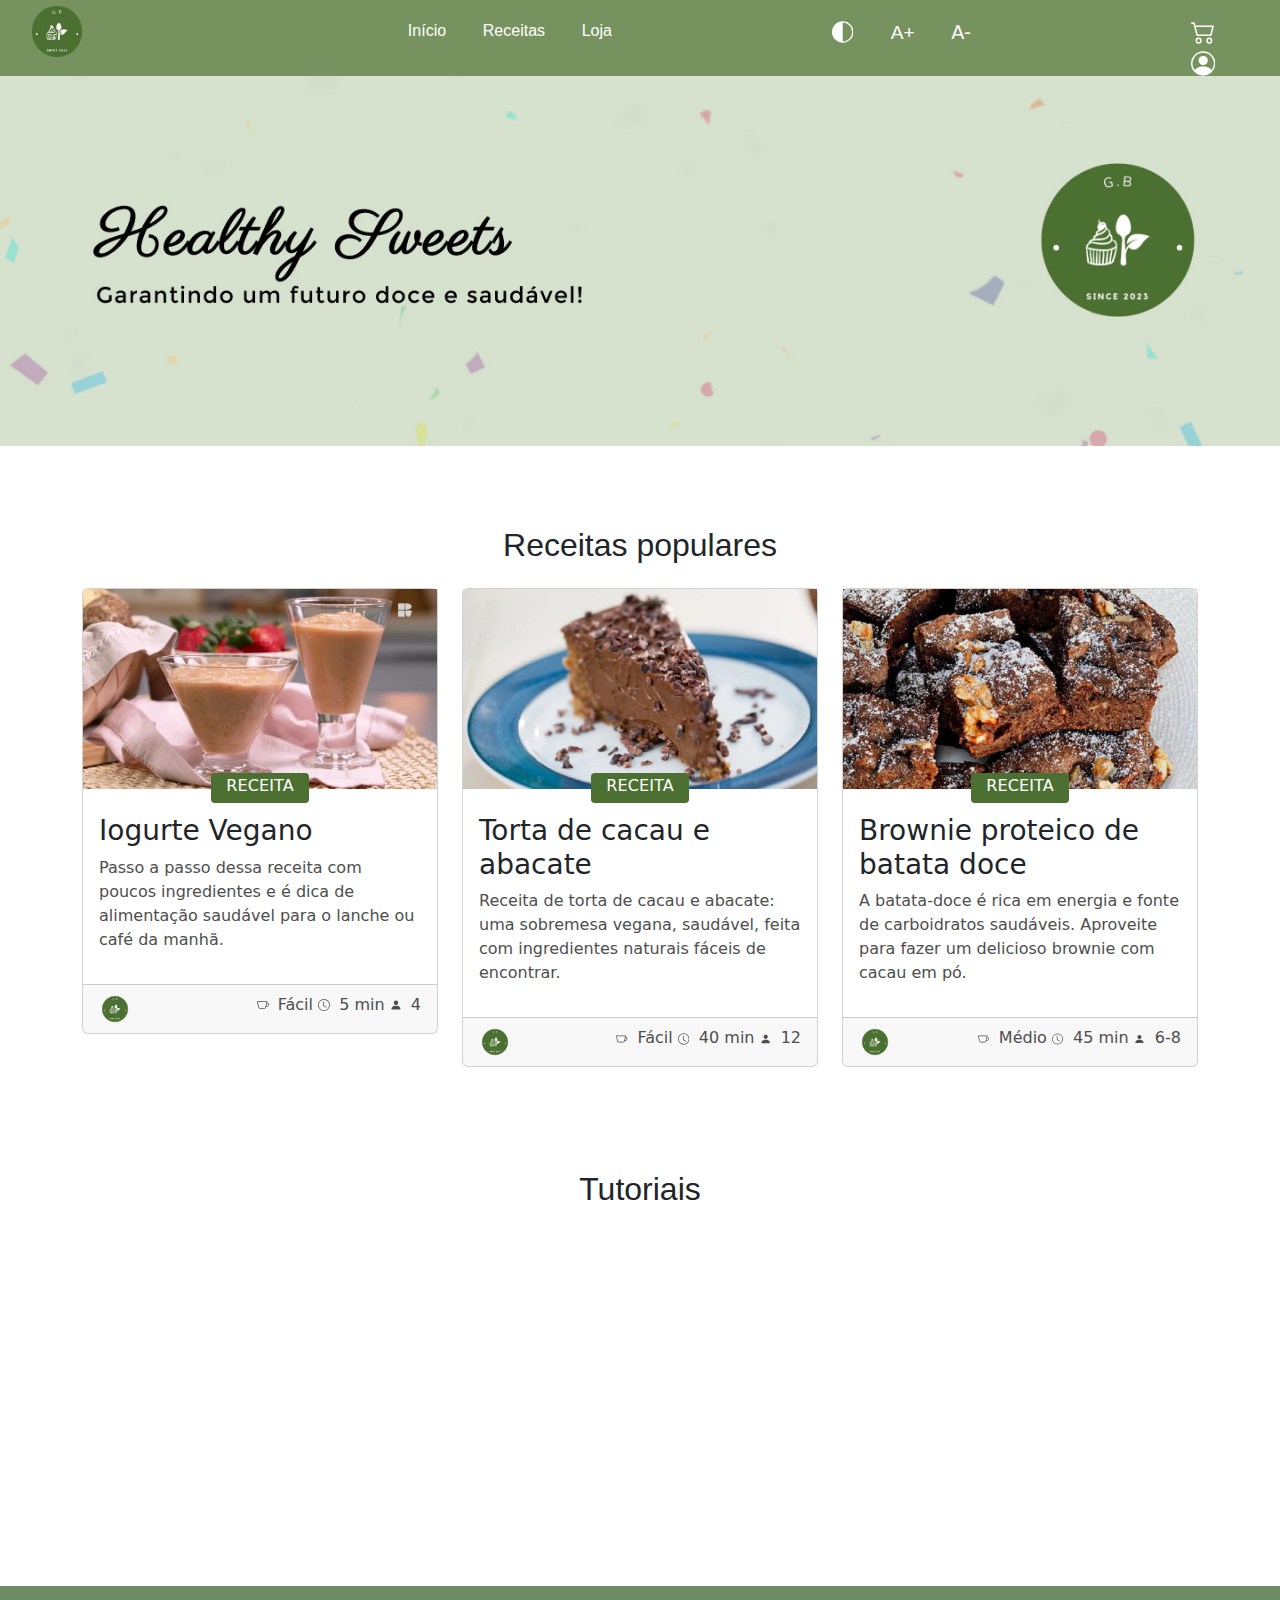
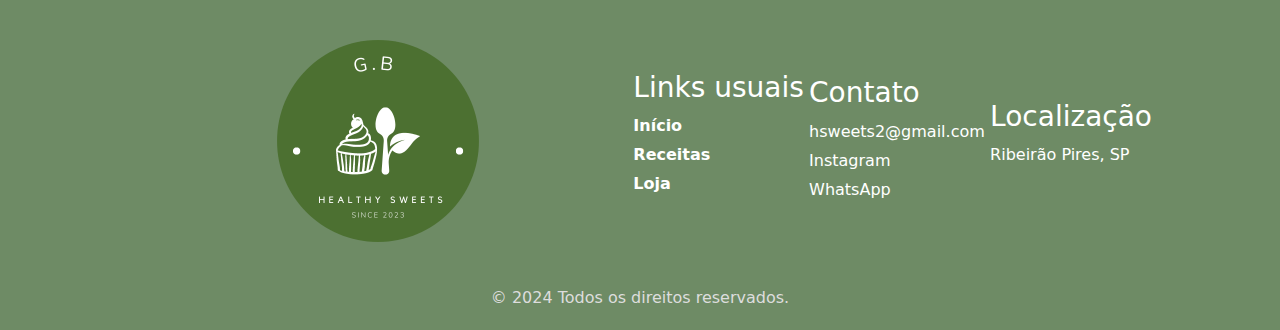
<file: index.html>
<!DOCTYPE html>
<html lang="pt-BR">
<head>
    <meta charset="UTF-8">
    <meta http-equiv="X-UA-Compatible" content="IE=edge">
    <meta name="viewport" content="width=device-width, initial-scale=1.0">
    <link rel="shortcut icon" href="img/favicon.png" type="image/x-icon">
    <link rel="stylesheet" href="css/reset.css">
    <link rel="stylesheet" href="css/estilo.css">
    <link rel="stylesheet" href="https://cdn.jsdelivr.net/npm/bootstrap@5.3.0/dist/css/bootstrap.min.css">
    <link rel="preconnect" href="https://fonts.googleapis.com">
    <link rel="preconnect" href="https://fonts.gstatic.com" crossorigin>
    <link href="https://fonts.googleapis.com/css2?family=Alegreya+SC&display=swap" rel="stylesheet">
    <title>GB</title>
</head>
<body>
    <header>
        <nav class="menu">
            <div class="logo">
                <a href="index.html"><img class="img_logo" src="img/logo.png" alt=""></a>
            </div>
            <div class="itens_menu">
                <ul>
                    <li><a href="index.html">Início</a></li>
                    <li><a href="receitas.html">Receitas</a></li>
                    <li class="esp"><a href="loja.html">Loja</a></li>
                    <li id="alternar-contraste"><a href=""><svg xmlns="http://www.w3.org/2000/svg" width="22" height="22" fill="white" class="bi bi-circle-half" viewBox="0 0 16 16" title="Ainda em desenvolvimento">
                        <path d="M8 15A7 7 0 1 0 8 1zm0 1A8 8 0 1 1 8 0a8 8 0 0 1 0 16"/>
                    </svg></a></li>
                    <li  class="Branco" id="aumentar-texto"><a>A+</a></li>
                    <li class="esp Branco" id="diminuir-texto" >A-</li>
                    
                    <li ><a href="carrinho.html"><svg xmlns="http://www.w3.org/2000/svg" width="25" height="25" fill="white" class="bi bi-cart2" viewBox="0 0 16 16">
                        <path d="M0 2.5A.5.5 0 0 1 .5 2H2a.5.5 0 0 1 .485.379L2.89 4H14.5a.5.5 0 0 1 .485.621l-1.5 6A.5.5 0 0 1 13 11H4a.5.5 0 0 1-.485-.379L1.61 3H.5a.5.5 0 0 1-.5-.5M3.14 5l1.25 5h8.22l1.25-5zM5 13a1 1 0 1 0 0 2 1 1 0 0 0 0-2m-2 1a2 2 0 1 1 4 0 2 2 0 0 1-4 0m9-1a1 1 0 1 0 0 2 1 1 0 0 0 0-2m-2 1a2 2 0 1 1 4 0 2 2 0 0 1-4 0"/>
                    </svg></a></li>
                    <li><a href=""><svg xmlns="http://www.w3.org/2000/svg" width="25" height="25" fill="white" class="bi bi-person-circle" viewBox="0 0 16 16">
                        <path d="M11 6a3 3 0 1 1-6 0 3 3 0 0 1 6 0"/>
                        <path fill-rule="evenodd" d="M0 8a8 8 0 1 1 16 0A8 8 0 0 1 0 8m8-7a7 7 0 0 0-5.468 11.37C3.242 11.226 4.805 10 8 10s4.757 1.225 5.468 2.37A7 7 0 0 0 8 1"/>
                      </svg></a></li>
                </ul>
            </div>
        </nav>
    </header>
    <figure>
        <img class="img_banner" src="img/banner (1).jpg" alt="">
    </figure>
    <h2>Receitas populares</h2>
    <section class="blog-mf sect-pt4 route">
        <div class="container">
            <div class="row">
                <div class="col-md-4">
                    <div class="card card-blog">
                        <div class="card-img">
                            <a href=""><img src="img/receita1.png" alt="" class="img-fluid"></a>
                        </div>
                        <div class="card-body">
                            <div class="card-category-box">
                                <div class="card-category">
                                    <h6 class="category">Receita</h6>
                                </div>
                            </div>
                            <h3 class="card-title">Iogurte Vegano</h3>
                            <p class="card-description">
                                Passo a passo dessa receita com poucos ingredientes e é dica de alimentação saudável para o lanche ou café da manhã.
                            </p>
                        </div>
                        <div class="card-footer">
                            <div class="post-author">
                                <a href="#">
                                    <img src="img/logo.png" alt="" class="avatar rounded-circle">
                                </a>
                            </div>
                            <div class="post-date">
                                <span class="ion-ios-clock-outline">
                                    <svg xmlns="http://www.w3.org/2000/svg" width="16" height="16" fill="currentColor" class="bi bi-cup" viewBox="0 0 16 16"><path fill-rule="evenodd" d="M.11 3.187A.5.5 0 0 1 .5 3h13a.5.5 0 0 1 .488.608l-.22.991a3.001 3.001 0 0 1-1.3 5.854l-.132.59A2.5 2.5 0 0 1 9.896 13H4.104a2.5 2.5 0 0 1-2.44-1.958L.012 3.608a.5.5 0 0 1 .098-.42Zm12.574 6.288a2 2 0 0 0 .866-3.899l-.866 3.9ZM1.124 4l1.516 6.825A1.5 1.5 0 0 0 4.104 12h5.792a1.5 1.5 0 0 0 1.464-1.175L12.877 4H1.123Z"/></svg>
                                </span> Fácil
                                <span class="ion-ios-clock-outline">
                                    <svg xmlns="http://www.w3.org/2000/svg" width="16" height="16" fill="currentColor" class="bi bi-clock" viewBox="0 0 16 16"><path d="M8 3.5a.5.5 0 0 0-1 0V9a.5.5 0 0 0 .252.434l3.5 2a.5.5 0 0 0 .496-.868L8 8.71V3.5z"/><path d="M8 16A8 8 0 1 0 8 0a8 8 0 0 0 0 16zm7-8A7 7 0 1 1 1 8a7 7 0 0 1 14 0z"/> </svg>
                                </span> 5 min
                                <span class="ion-ios-clock-outline">
                                    <svg xmlns="http://www.w3.org/2000/svg" width="16" height="16" fill="currentColor" class="bi bi-person-fill" viewBox="0 0 16 16"><path d="M3 14s-1 0-1-1 1-4 6-4 6 3 6 4-1 1-1 1H3Zm5-6a3 3 0 1 0 0-6 3 3 0 0 0 0 6Z"/></svg>
                                </span> 4
                            </div>
                        </div>
                    </div>
                </div>
                <div class="col-md-4">
                    <div class="card card-blog">
                        <div class="card-img">
                            <a href=""><img src="img/receita2.jpg" alt="" class="img-fluid"></a>
                        </div>
                        <div class="card-body">
                            <div class="card-category-box">
                                <div class="card-category">
                                    <h6 class="category">Receita</h6>
                                </div>
                            </div>
                            <h3 class="card-title">Torta de cacau e abacate</h3>
                            <p class="card-description">
                                Receita de torta de cacau e abacate: uma sobremesa vegana, saudável, feita com ingredientes naturais fáceis de encontrar.
                            </p>
                        </div>
                        <div class="card-footer">
                            <div class="post-author">
                                <a href="#">
                                    <img src="img/logo.png" alt="" class="avatar rounded-circle">
                                </a>
                            </div>
                            <div class="post-date">
                                <span class="ion-ios-clock-outline">
                                    <svg xmlns="http://www.w3.org/2000/svg" width="16" height="16" fill="currentColor" class="bi bi-cup" viewBox="0 0 16 16"><path fill-rule="evenodd" d="M.11 3.187A.5.5 0 0 1 .5 3h13a.5.5 0 0 1 .488.608l-.22.991a3.001 3.001 0 0 1-1.3 5.854l-.132.59A2.5 2.5 0 0 1 9.896 13H4.104a2.5 2.5 0 0 1-2.44-1.958L.012 3.608a.5.5 0 0 1 .098-.42Zm12.574 6.288a2 2 0 0 0 .866-3.899l-.866 3.9ZM1.124 4l1.516 6.825A1.5 1.5 0 0 0 4.104 12h5.792a1.5 1.5 0 0 0 1.464-1.175L12.877 4H1.123Z"/></svg>
                                </span> Fácil
                                <span class="ion-ios-clock-outline">
                                    <svg xmlns="http://www.w3.org/2000/svg" width="16" height="16" fill="currentColor" class="bi bi-clock" viewBox="0 0 16 16"><path d="M8 3.5a.5.5 0 0 0-1 0V9a.5.5 0 0 0 .252.434l3.5 2a.5.5 0 0 0 .496-.868L8 8.71V3.5z"/><path d="M8 16A8 8 0 1 0 8 0a8 8 0 0 0 0 16zm7-8A7 7 0 1 1 1 8a7 7 0 0 1 14 0z"/></svg>
                                </span> 40 min
                                <span class="ion-ios-clock-outline">
                                    <svg xmlns="http://www.w3.org/2000/svg" width="16" height="16" fill="currentColor" class="bi bi-person-fill" viewBox="0 0 16 16"><path d="M3 14s-1 0-1-1 1-4 6-4 6 3 6 4-1 1-1 1H3Zm5-6a3 3 0 1 0 0-6 3 3 0 0 0 0 6Z"/></svg>
                                </span> 12
                            </div>
                        </div>
                    </div>
                </div>
                <div class="col-md-4">
                    <div class="card card-blog">
                        <div class="card-img">
                            <a href=""><img src="img/receita5.png" alt="" class="img-fluid"></a>
                        </div>
                        <div class="card-body">
                            <div class="card-category-box">
                                <div class="card-category">
                                    <h6 class="category">Receita</h6>
                                </div>
                            </div>
                            <h3 class="card-title">Brownie proteico de batata doce</h3>
                                <p class="card-description">
                                    A batata-doce é rica em energia e fonte de carboidratos saudáveis. Aproveite para fazer um delicioso brownie com cacau em pó.
                                </p>
                        </div>
                        <div class="card-footer">
                            <div class="post-author">
                                <a href="#">
                                    <img src="img/logo.png" alt="" class="avatar rounded-circle">
                                </a>
                            </div>
                            <div class="post-date">
                                <span class="ion-ios-clock-outline">
                                    <svg xmlns="http://www.w3.org/2000/svg" width="16" height="16" fill="currentColor" class="bi bi-cup" viewBox="0 0 16 16"><path fill-rule="evenodd" d="M.11 3.187A.5.5 0 0 1 .5 3h13a.5.5 0 0 1 .488.608l-.22.991a3.001 3.001 0 0 1-1.3 5.854l-.132.59A2.5 2.5 0 0 1 9.896 13H4.104a2.5 2.5 0 0 1-2.44-1.958L.012 3.608a.5.5 0 0 1 .098-.42Zm12.574 6.288a2 2 0 0 0 .866-3.899l-.866 3.9ZM1.124 4l1.516 6.825A1.5 1.5 0 0 0 4.104 12h5.792a1.5 1.5 0 0 0 1.464-1.175L12.877 4H1.123Z"/></svg>
                                </span> Médio
                                <span class="ion-ios-clock-outline">
                                    <svg xmlns="http://www.w3.org/2000/svg" width="16" height="16" fill="currentColor" class="bi bi-clock" viewBox="0 0 16 16"><path d="M8 3.5a.5.5 0 0 0-1 0V9a.5.5 0 0 0 .252.434l3.5 2a.5.5 0 0 0 .496-.868L8 8.71V3.5z"/><path d="M8 16A8 8 0 1 0 8 0a8 8 0 0 0 0 16zm7-8A7 7 0 1 1 1 8a7 7 0 0 1 14 0z"/></svg>
                                </span> 45 min
                                <span class="ion-ios-clock-outline">
                                    <svg xmlns="http://www.w3.org/2000/svg" width="16" height="16" fill="currentColor" class="bi bi-person-fill" viewBox="0 0 16 16"><path d="M3 14s-1 0-1-1 1-4 6-4 6 3 6 4-1 1-1 1H3Zm5-6a3 3 0 1 0 0-6 3 3 0 0 0 0 6Z"/></svg>
                                </span> 6-8
                            </div>
                        </div>
                    </div>
                </div>
            </div>
        </div>
    </section>
    <h2>Tutoriais</h2>
    <section class="blog-mf sect-pt4 route">
        <div class="container">
            <div class="row">
                <div class="col-md-4 video">
                    <iframe width="490" height="245" src="https://www.youtube.com/embed/kgbbK_nkJJA" title="YouTube video player" frameborder="0" allow="accelerometer; autoplay; clipboard-write; encrypted-media; gyroscope; picture-in-picture; web-share" allowfullscreen></iframe>
                </div>
                <div class="col-md-4 video">
                    <iframe width="490" height="245" src="https://www.youtube.com/embed/wqVhQtU2w6U" title="YouTube video player" frameborder="0" allow="accelerometer; autoplay; clipboard-write; encrypted-media; gyroscope; picture-in-picture; web-share" allowfullscreen></iframe>
                </div>
            </div>
        </div>
    </section>
    <footer>
        <div class="logo-footer">
          <img src="img/Logo Projeto Doce IW II.png" alt="Logo">
        </div>
        <div class="links-footer">
          <h3>Links usuais</h3>
          <ul>
            <li><a href="index.html">Início</a></li>
            <li><a href="receitas.html">Receitas</a></li>
            <li><a href="loja.html">Loja</a></li>
          </ul>
        </div>
        <div class="contact">
          <h3>Contato</h3>
          <a href="mailto:hsweets2@gmail.com">hsweets2@gmail.com</a>
          <a href="#instagram">Instagram</a>
          <a href="#whatsapp">WhatsApp</a>
        </div>
        <div class="location">
          <h3>Localização</h3>
          <p>Ribeirão Pires, SP</p>
        </div>
        <div class="copyright">
          © 2024 Todos os direitos reservados.
        </div>
    </footer>
    <!-- A+ E A- -->
     <script type="text/javascript">
        window.onload = function() 
        {
            //Seleciona o elemento <body> para que possamos alterar seu estilo.
            var corpoDaPagina = document.querySelector('body');
            var aumentarTexto = document.getElementById('aumentar-texto');
            var diminuirTexto = document.getElementById('diminuir-texto');
            
            // O padrão de tamanho equivale a 100% do valor definido no style
            var fontSize = 100;
            
            // Valor percentual de 10% que irá aumentar ou diminuir do padrão da fonte
            var qntAumentarDiminuir = 10;

            // Evento de click para aumentar a fonte
            aumentarTexto.addEventListener
            ('click', function(event) 
                {
                fontSize = fontSize + qntAumentarDiminuir;
                corpoDaPagina.style.fontSize = fontSize + '%';
                }
            );

            // Evento de click para diminuir a fonte
            diminuirTexto.addEventListener
            ('click', function(event) 
                {
                fontSize = fontSize - qntAumentarDiminuir;
                corpoDaPagina.style.fontSize = fontSize + '%';
                }
            );
        }
    </script>

    <!--ALTO CONTRASTE-->
    <script>
        document.getElementById('alternar-contraste').addEventListener
        ('click', function() 
            {
            document.body.classList.toggle('alto-contraste');
            }
        );
    </script>
</body>
</html>
</file>
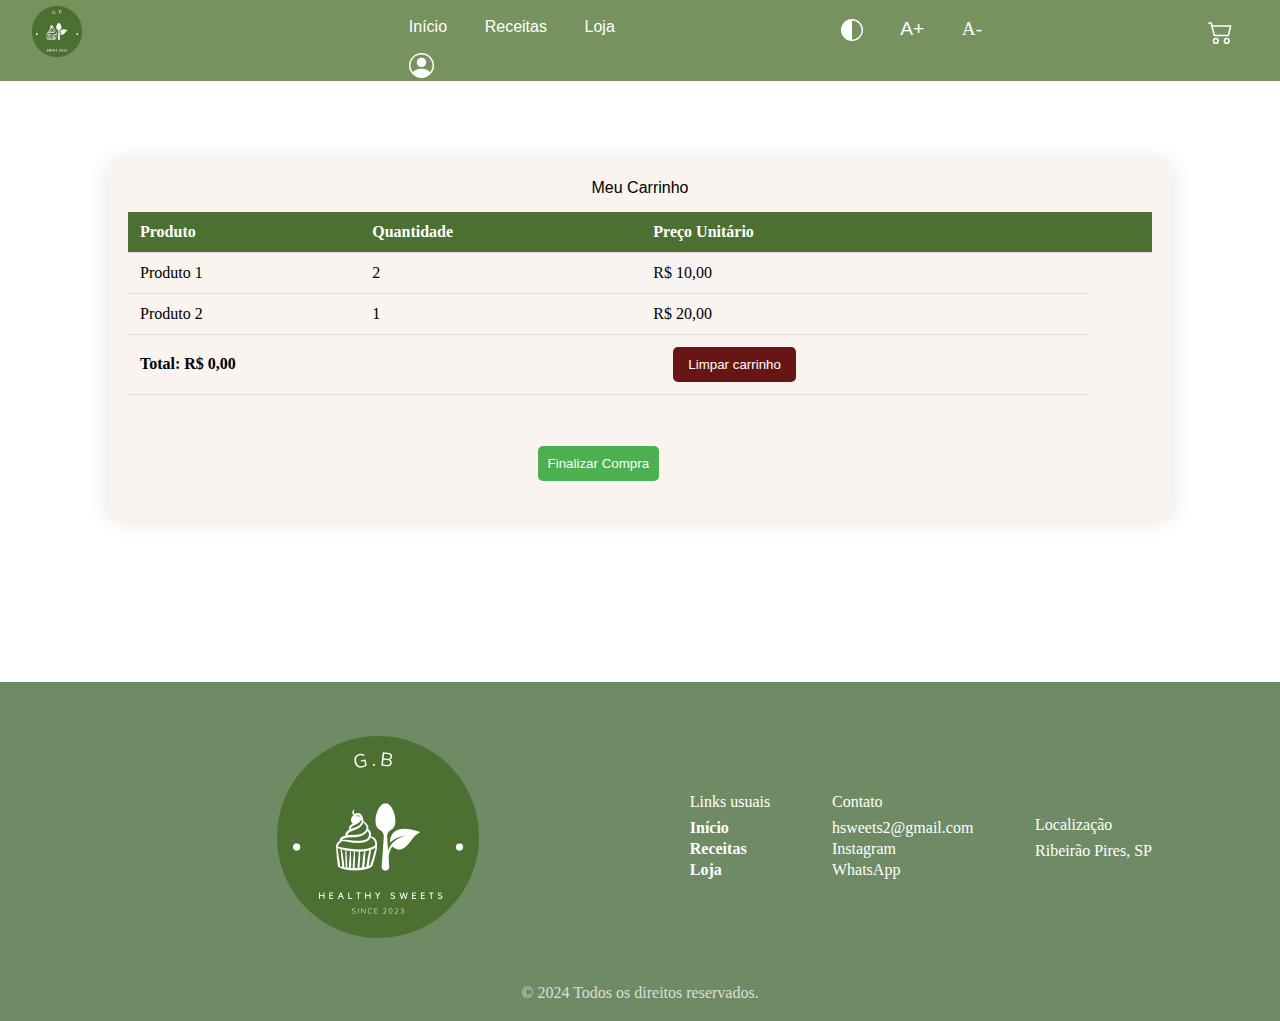
<file: carrinho.html>
<!DOCTYPE html>
<html>
<head>
    <meta charset="UTF-8">
    <meta http-equiv="X-UA-Compatible" content="IE=edge">
    <meta name="viewport" content="width=device-width, initial-scale=1.0">
    <link rel="stylesheet" href="css/reset.css">
    <link rel="stylesheet" href="css/estilo.css">
    <script src="js/carrinho.js"></script>
    <script src="js/loja.js"></script>
    <title>Carrinho</title>
</head>
<body onload="carregarCarrinho()">
    <header>
        <nav class="menu">
            <div class="logo">
                <a href="index.html"><img class="img_logo" src="img/logo.png" alt=""></a>
            </div>
            <div class="itens_menu">
                <ul>
                    <li><a href="index.html">Início</a></li>
                    <li><a href="receitas.html">Receitas</a></li>
                    <li class="esp"><a href="loja.html">Loja</a></li>
                    <li id="alternar-contraste"><a href=""><svg xmlns="http://www.w3.org/2000/svg" width="22" height="22" fill="white" class="bi bi-circle-half" viewBox="0 0 16 16" title="Ainda em desenvolvimento">
                        <path d="M8 15A7 7 0 1 0 8 1zm0 1A8 8 0 1 1 8 0a8 8 0 0 1 0 16"/>
                    </svg></a></li>
                    <li  class="Branco" id="aumentar-texto"><a>A+</a></li>
                    <li class="esp Branco" id="diminuir-texto" >A-</li>
                    <li><a href="carrinho.html"><svg xmlns="http://www.w3.org/2000/svg" width="25" height="25" fill="white" class="bi bi-cart2" viewBox="0 0 16 16">
                        <path d="M0 2.5A.5.5 0 0 1 .5 2H2a.5.5 0 0 1 .485.379L2.89 4H14.5a.5.5 0 0 1 .485.621l-1.5 6A.5.5 0 0 1 13 11H4a.5.5 0 0 1-.485-.379L1.61 3H.5a.5.5 0 0 1-.5-.5M3.14 5l1.25 5h8.22l1.25-5zM5 13a1 1 0 1 0 0 2 1 1 0 0 0 0-2m-2 1a2 2 0 1 1 4 0 2 2 0 0 1-4 0m9-1a1 1 0 1 0 0 2 1 1 0 0 0 0-2m-2 1a2 2 0 1 1 4 0 2 2 0 0 1-4 0"/>
                    </svg></a></li>
                    <li><a href=""><svg xmlns="http://www.w3.org/2000/svg" width="25" height="25" fill="white" class="bi bi-person-circle" viewBox="0 0 16 16">
                        <path d="M11 6a3 3 0 1 1-6 0 3 3 0 0 1 6 0"/>
                        <path fill-rule="evenodd" d="M0 8a8 8 0 1 1 16 0A8 8 0 0 1 0 8m8-7a7 7 0 0 0-5.468 11.37C3.242 11.226 4.805 10 8 10s4.757 1.225 5.468 2.37A7 7 0 0 0 8 1"/>
                      </svg></a></li>
                </ul>
            </div>
        </nav>
    </header>
    <div class="container-table">
        <h2>Meu Carrinho</h2>
        <br>
        <table>
            <thead>
                <tr>
                    <th scope="col">Produto</th>
                    <th scope="col">Quantidade</th>
                    <th scope="col">Preço Unitário</th>
                    <th scope="col"></th>
                </tr>
            </thead>
            <tbody id="itens-carrinho">
                <!-- os itens do carrinho serão adicionados aqui pela função carregarCarrinho() -->
                <tr>
                    <td>Produto 1</td>
                    <td>2</td>
                    <td>R$ 10,00</td>
                </tr>
                <tr>
                    <td>Produto 2</td>
                    <td>1</td>
                    <td>R$ 20,00</td>
                </tr>
                <tr>
            </tbody>
            <tfoot>
                <tr>
                    <td colspan="2" id="total-carrinho">Total: R$ 0,00</td>
                    <td><button class="remove" onclick="limparCarrinho()">Limpar carrinho</button></td>
                </tr>
            </tfoot>
        </table>
        <button class="green-button" onclick="finalizarCompra()">Finalizar Compra</button>
    </div>
    <footer>
        <div class="logo-footer">
          <img src="img/Logo Projeto Doce IW II.png" alt="Logo">
        </div>
        <div class="links-footer">
          <h3>Links usuais</h3>
          <ul>
            <li><a href="index.html">Início</a></li>
            <li><a href="receitas.html">Receitas</a></li>
            <li><a href="loja.html">Loja</a></li>
          </ul>
        </div>
        <div class="contact">
          <h3>Contato</h3>
          <a href="mailto:hsweets2@gmail.com">hsweets2@gmail.com</a>
          <a href="#instagram">Instagram</a>
          <a href="#whatsapp">WhatsApp</a>
        </div>
        <div class="location">
          <h3>Localização</h3>
          <p>Ribeirão Pires, SP</p>
        </div>
        <div class="copyright">
          © 2024 Todos os direitos reservados.
        </div>
    </footer>

    <!-- A+ E A- -->
    <script type="text/javascript">
        window.onload = function() 
        {
            //Seleciona o elemento <body> para que possamos alterar seu estilo.
            var corpoDaPagina = document.querySelector('body');
            var aumentarTexto = document.getElementById('aumentar-texto');
            var diminuirTexto = document.getElementById('diminuir-texto');
            
            // O padrão de tamanho equivale a 100% do valor definido no style
            var fontSize = 100;
            
            // Valor percentual de 10% que irá aumentar ou diminuir do padrão da fonte
            var qntAumentarDiminuir = 10;

            // Evento de click para aumentar a fonte
            aumentarTexto.addEventListener
            ('click', function(event) 
                {
                fontSize = fontSize + qntAumentarDiminuir;
                corpoDaPagina.style.fontSize = fontSize + '%';
                }
            );

            // Evento de click para diminuir a fonte
            diminuirTexto.addEventListener
            ('click', function(event) 
                {
                fontSize = fontSize - qntAumentarDiminuir;
                corpoDaPagina.style.fontSize = fontSize + '%';
                }
            );
        }
    </script>

    <!--ALTO CONTRASTE-->
    <script>
        document.getElementById('alternar-contraste').addEventListener
        ('click', function() 
            {
            document.body.classList.toggle('alto-contraste');
            }
        );
    </script>
</body>
</html>
</file>
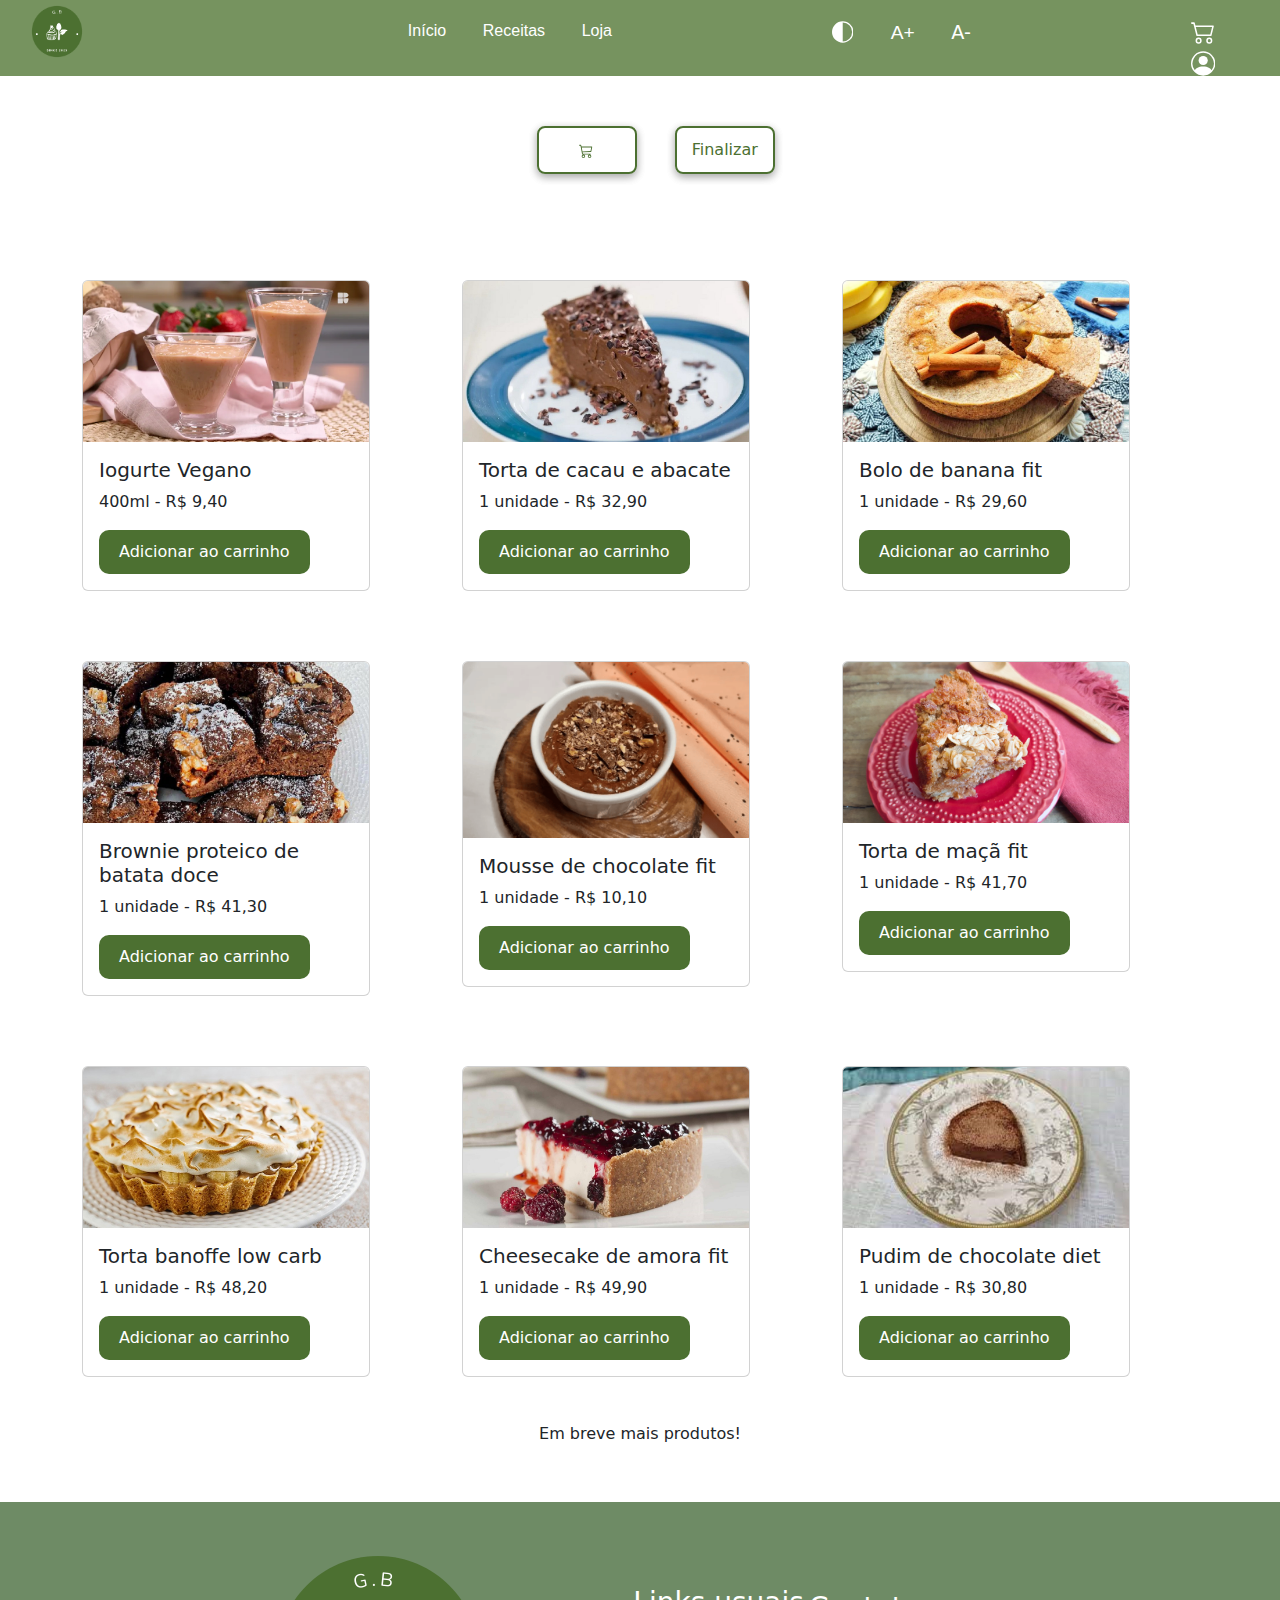
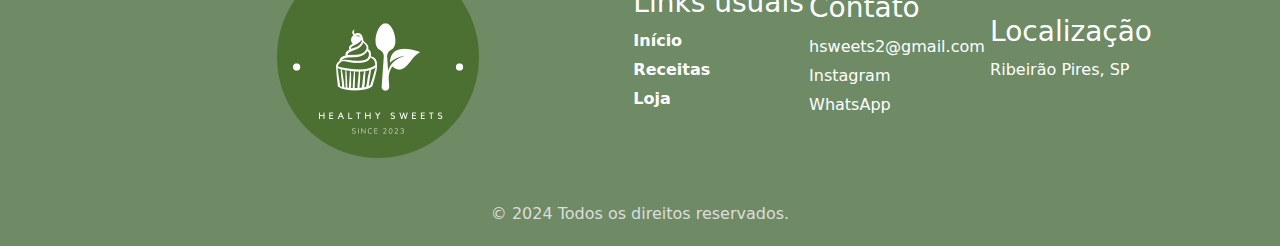
<file: loja.html>
<!DOCTYPE html>
<html lang="en">
<head>
    <meta charset="UTF-8">
    <meta http-equiv="X-UA-Compatible" content="IE=edge">
    <meta name="viewport" content="width=device-width, initial-scale=1.0">
    <link rel="shortcut icon" href="img/favicon.png" type="image/x-icon">
    <link rel="stylesheet" href="css/reset.css">
    <link rel="stylesheet" href="css/estilo.css">
    <link rel="preconnect" href="https://fonts.googleapis.com">
    <link rel="stylesheet" href="https://cdn.jsdelivr.net/npm/bootstrap@5.3.0/dist/css/bootstrap.min.css">
    <link rel="preconnect" href="https://fonts.gstatic.com" crossorigin>
    <link href="https://fonts.googleapis.com/css2?family=Alegreya+SC&display=swap" rel="stylesheet">
    <script src="js/loja.js"></script>
    <title>Loja</title>
</head>
<body>
    <header>
        <nav class="menu">
            <div class="logo">
                <a href="index.html"><img class="img_logo" src="img/logo.png" alt=""></a>
            </div>
            <div class="itens_menu">
                <ul>
                    <li><a href="index.html">Início</a></li>
                    <li><a href="receitas.html">Receitas</a></li>
                    <li class="esp"><a href="loja.html">Loja</a></li>
                    <li id="alternar-contraste"><a href=""><svg xmlns="http://www.w3.org/2000/svg" width="22" height="22" fill="white" class="bi bi-circle-half" viewBox="0 0 16 16" title="Ainda em desenvolvimento">
                        <path d="M8 15A7 7 0 1 0 8 1zm0 1A8 8 0 1 1 8 0a8 8 0 0 1 0 16"/>
                    </svg></a></li>
                    <li  class="Branco" id="aumentar-texto"><a>A+</a></li>
                    <li class="esp Branco" id="diminuir-texto" >A-</li>
                    <li><a href="carrinho.html"><svg xmlns="http://www.w3.org/2000/svg" width="25" height="25" fill="white" class="bi bi-cart2" viewBox="0 0 16 16">
                        <path d="M0 2.5A.5.5 0 0 1 .5 2H2a.5.5 0 0 1 .485.379L2.89 4H14.5a.5.5 0 0 1 .485.621l-1.5 6A.5.5 0 0 1 13 11H4a.5.5 0 0 1-.485-.379L1.61 3H.5a.5.5 0 0 1-.5-.5M3.14 5l1.25 5h8.22l1.25-5zM5 13a1 1 0 1 0 0 2 1 1 0 0 0 0-2m-2 1a2 2 0 1 1 4 0 2 2 0 0 1-4 0m9-1a1 1 0 1 0 0 2 1 1 0 0 0 0-2m-2 1a2 2 0 1 1 4 0 2 2 0 0 1-4 0"/>
                    </svg></a></li>
                    <li><a href=""><svg xmlns="http://www.w3.org/2000/svg" width="25" height="25" fill="white" class="bi bi-person-circle" viewBox="0 0 16 16">
                        <path d="M11 6a3 3 0 1 1-6 0 3 3 0 0 1 6 0"/>
                        <path fill-rule="evenodd" d="M0 8a8 8 0 1 1 16 0A8 8 0 0 1 0 8m8-7a7 7 0 0 0-5.468 11.37C3.242 11.226 4.805 10 8 10s4.757 1.225 5.468 2.37A7 7 0 0 0 8 1"/>
                      </svg></a></li>
                </ul>
            </div>
        </nav>
    </header>
    <div class="vazio">

    </div>
    <main class="col-lft-100 menu-urls">
        <div class="bottom_banner">
            <div class="menu-02">
                <ul>
                    <li>
                        <a href="carrinho.html"><svg xmlns="http://www.w3.org/2000/svg" width="16" height="16" fill="currentColor" class="bi bi-cart3" viewBox="0 0 16 16">
                            <path d="M0 1.5A.5.5 0 0 1 .5 1H2a.5.5 0 0 1 .485.379L2.89 3H14.5a.5.5 0 0 1 .49.598l-1 5a.5.5 0 0 1-.465.401l-9.397.472L4.415 11H13a.5.5 0 0 1 0 1H4a.5.5 0 0 1-.491-.408L2.01 3.607 1.61 2H.5a.5.5 0 0 1-.5-.5zM3.102 4l.84 4.479 9.144-.459L13.89 4H3.102zM5 12a2 2 0 1 0 0 4 2 2 0 0 0 0-4zm7 0a2 2 0 1 0 0 4 2 2 0 0 0 0-4zm-7 1a1 1 0 1 1 0 2 1 1 0 0 1 0-2zm7 0a1 1 0 1 1 0 2 1 1 0 0 1 0-2z"/>
                            </svg>
                        </a>
                    </li>
                    <li>
                        <a href="carrinho.html">Finalizar</a>
                    </li>
                </ul>
            </div>
        </div>
    </main>
    <div class="container loja">
        <section id="sect-pt4">
            <div class="row">
                <div class="col-md-4">
                    <div class="card" style="width: 18rem;">
                        <img src="img/receita1.png" class="card-img-top" alt="...">
                        <div class="card-body">
                          <h5 class="card-title">Iogurte Vegano</h5>
                          <p class="card-text" id="price">400ml - R$ 9,40</p>
                          <button class="botao-carrinho" onclick="adicionarAoCarrinho('Iogurte Vegano', 9.40)">Adicionar ao carrinho</button>
                        </div>
                    </div> 
                </div>
                <div class="col-md-4">
                    <div class="card" style="width: 18rem;">
                        <img src="img/receita2.jpg" class="card-img-top" alt="...">
                        <div class="card-body">
                          <h5 class="card-title">Torta de cacau e abacate</h5>
                          <p class="card-text">1 unidade - R$ 32,90</p>
                          <button class="botao-carrinho" onclick="adicionarAoCarrinho('Torta de cacau e abacate', 32.90)">Adicionar ao carrinho</button>
                        </div>
                    </div> 
                </div>
                <div class="col-md-4">
                    <div class="card" style="width: 18rem;">
                        <img src="img/receita3.png" class="card-img-top" alt="...">
                        <div class="card-body">
                          <h5 class="card-title">Bolo de banana fit</h5>
                          <p class="card-text">1 unidade - R$ 29,60</p>
                          <button class="botao-carrinho" onclick="adicionarAoCarrinho('Bolo de banana fit', 29.60)">Adicionar ao carrinho</button>
                        </div>
                    </div> 
                </div>
            </div>
        </section>
        <div class="vazio-loja"></div>
        <section id="sect-pt4">
            <div class="row">
                <div class="col-md-4">
                    <div class="card" style="width: 18rem;">
                        <img src="img/receita5.png" class="card-img-top" alt="...">
                        <div class="card-body">
                          <h5 class="card-title">Brownie proteico de batata doce</h5>
                          <p class="card-text">1 unidade - R$ 41,30</p>
                          <button class="botao-carrinho" onclick="adicionarAoCarrinho('Brownie proteico de batata doce', 41.30)">Adicionar ao carrinho</button>
                        </div>
                    </div> 
                </div>
                <div class="col-md-4">
                    <div class="card" style="width: 18rem;">
                        <img src="img/receita6.png" class="card-img-top" alt="...">
                        <div class="card-body">
                          <h5 class="card-title">Mousse de chocolate fit</h5>
                          <p class="card-text">1 unidade - R$ 10,10</p>
                          <button class="botao-carrinho" onclick="adicionarAoCarrinho('Mousse de chocolate fit', 10.10)">Adicionar ao carrinho</button>
                        </div>
                    </div> 
                </div>
                <div class="col-md-4">
                    <div class="card" style="width: 18rem;">
                        <img src="img/receita8.png" class="card-img-top" alt="...">
                        <div class="card-body">
                          <h5 class="card-title">Torta de maçã fit</h5>
                          <p class="card-text">1 unidade - R$ 41,70</p>
                          <button class="botao-carrinho" onclick="adicionarAoCarrinho('Torta de maçã fit', 41.70)">Adicionar ao carrinho</button>
                        </div>
                    </div> 
                </div>
            </div>
        </section>
        <div class="vazio-loja"></div>
        <section id="sect-pt4">
            <div class="row">
                <div class="col-md-4">
                    <div class="card" style="width: 18rem;">
                        <img src="img/receita9.jpg" class="card-img-top" alt="...">
                        <div class="card-body">
                          <h5 class="card-title">Torta banoffe low carb</h5>
                          <p class="card-text">1 unidade - R$ 48,20</p>
                          <button class="botao-carrinho" onclick="adicionarAoCarrinho('Torta banoffe low carb', 48.20)">Adicionar ao carrinho</button>
                        </div>
                    </div> 
                </div>
                <div class="col-md-4">
                    <div class="card" style="width: 18rem;">
                        <img src="img/receita11.jpg" class="card-img-top" alt="...">
                        <div class="card-body">
                          <h5 class="card-title">Cheesecake de amora fit</h5>
                          <p class="card-text">1 unidade - R$ 49,90</p>
                          <button class="botao-carrinho" onclick="adicionarAoCarrinho('Cheesecake de amora fit', 49.90)">Adicionar ao carrinho</button>
                        </div>
                    </div> 
                </div>
                <div class="col-md-4">
                    <div class="card" style="width: 18rem;">
                        <img src="img/receita12.jpeg" class="card-img-top" alt="...">
                        <div class="card-body">
                          <h5 class="card-title">Pudim de chocolate diet</h5>
                          <p class="card-text">1 unidade - R$ 30,80</p>
                          <button class="botao-carrinho" onclick="adicionarAoCarrinho('Pudim de chocolate diet', 30.80)">Adicionar ao carrinho</button>
                        </div>
                    </div> 
                </div>
            </div>
        </section>
        <p class="centro">Em breve mais produtos!</p>
    </div>
    <footer>
        <div class="logo-footer">
          <img src="img/Logo Projeto Doce IW II.png" alt="Logo">
        </div>
        <div class="links-footer">
          <h3>Links usuais</h3>
          <ul>
            <li><a href="index.html">Início</a></li>
            <li><a href="receitas.html">Receitas</a></li>
            <li><a href="loja.html">Loja</a></li>
          </ul>
        </div>
        <div class="contact">
          <h3>Contato</h3>
          <a href="mailto:hsweets2@gmail.com">hsweets2@gmail.com</a>
          <a href="#instagram">Instagram</a>
          <a href="#whatsapp">WhatsApp</a>
        </div>
        <div class="location">
          <h3>Localização</h3>
          <p>Ribeirão Pires, SP</p>
        </div>
        <div class="copyright">
          © 2024 Todos os direitos reservados.
        </div>
    </footer>

    <!-- A+ E A- -->
    <script type="text/javascript">
        window.onload = function() 
        {
            //Seleciona o elemento <body> para que possamos alterar seu estilo.
            var corpoDaPagina = document.querySelector('body');
            var aumentarTexto = document.getElementById('aumentar-texto');
            var diminuirTexto = document.getElementById('diminuir-texto');
            
            // O padrão de tamanho equivale a 100% do valor definido no style
            var fontSize = 100;
            
            // Valor percentual de 10% que irá aumentar ou diminuir do padrão da fonte
            var qntAumentarDiminuir = 10;

            // Evento de click para aumentar a fonte
            aumentarTexto.addEventListener
            ('click', function(event) 
                {
                fontSize = fontSize + qntAumentarDiminuir;
                corpoDaPagina.style.fontSize = fontSize + '%';
                }
            );

            // Evento de click para diminuir a fonte
            diminuirTexto.addEventListener
            ('click', function(event) 
                {
                fontSize = fontSize - qntAumentarDiminuir;
                corpoDaPagina.style.fontSize = fontSize + '%';
                }
            );
        }
    </script>

    <!--ALTO CONTRASTE-->
    <script>
        document.getElementById('alternar-contraste').addEventListener
        ('click', function() 
            {
            document.body.classList.toggle('alto-contraste');
            }
        );
    </script>
</body>
</html>
</file>
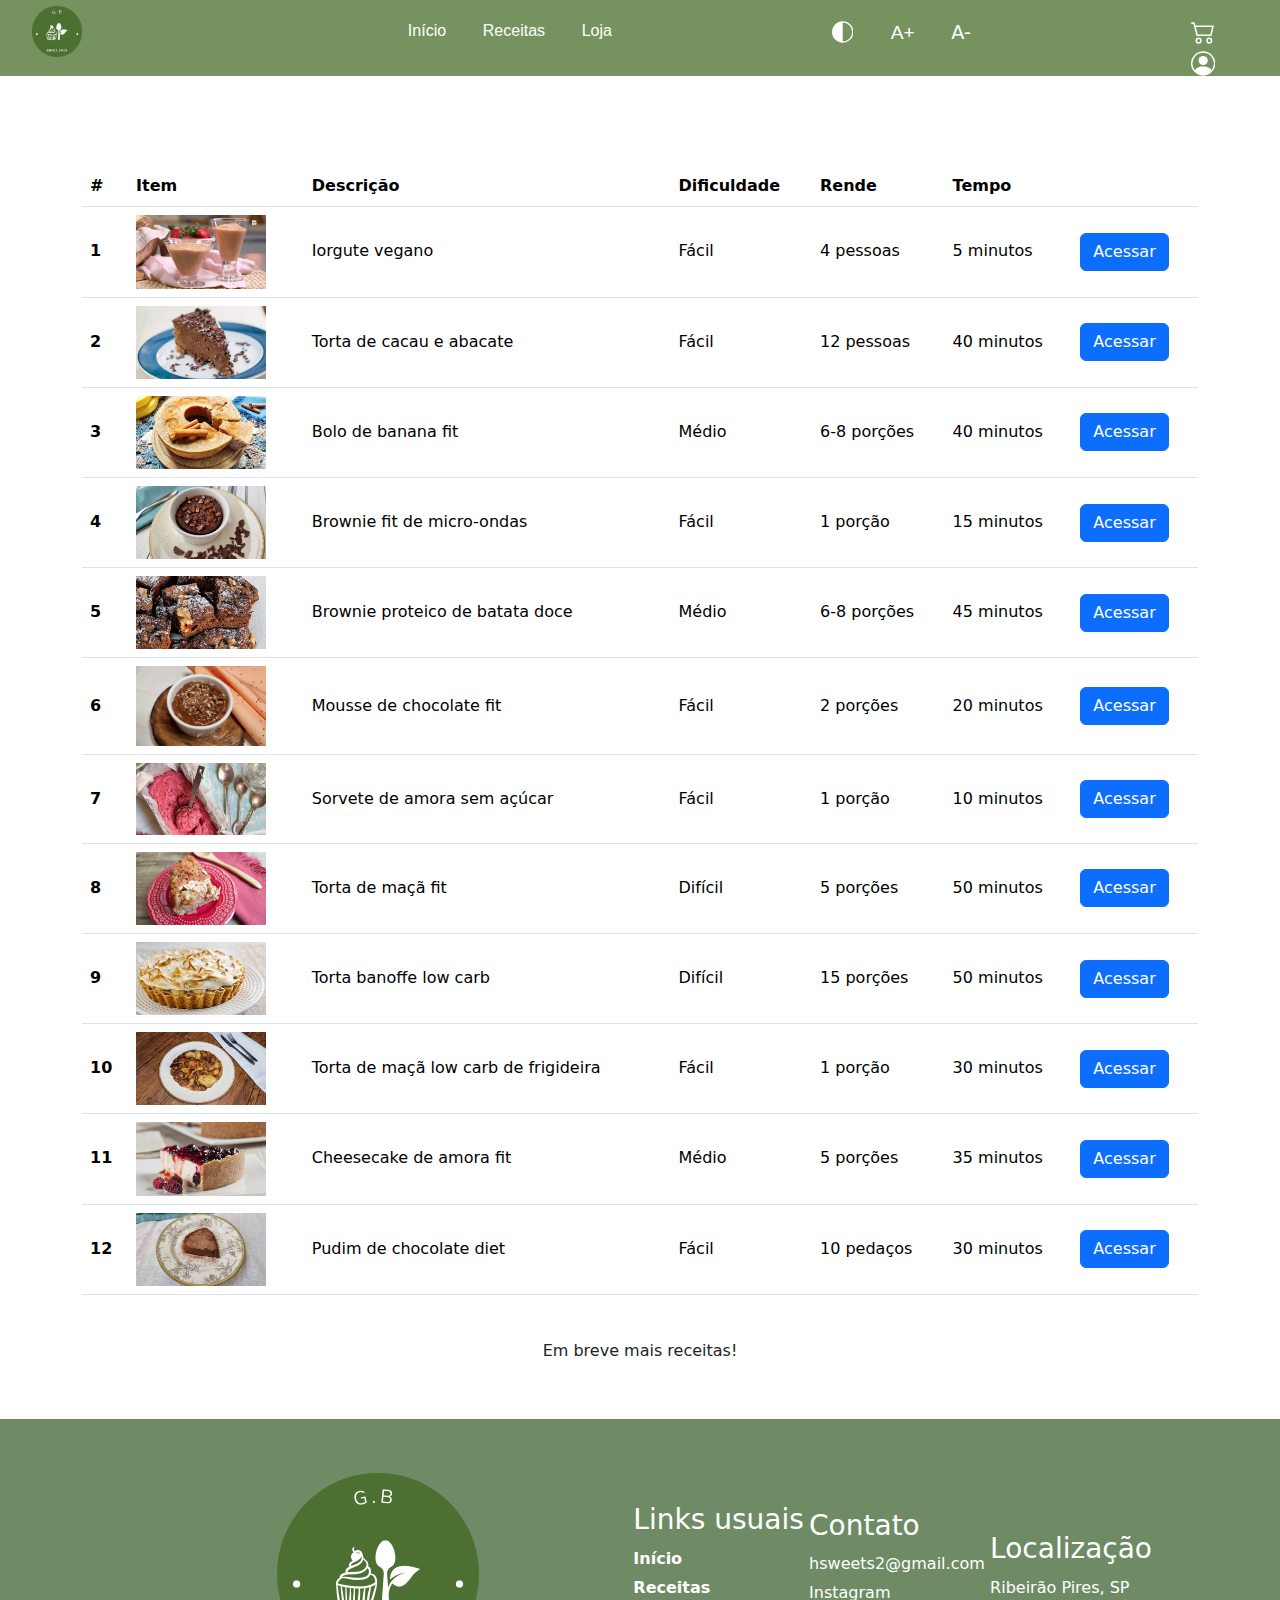
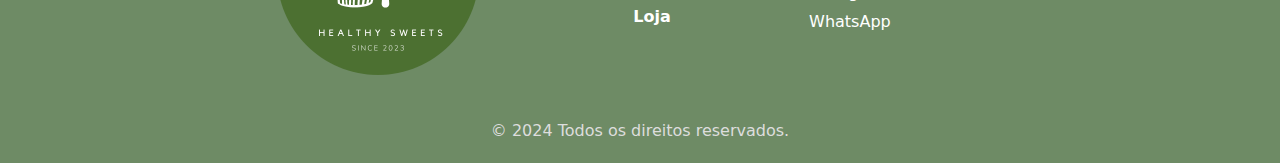
<file: receitas.html>
<!DOCTYPE html>
<html lang="en">
<head>
    <meta charset="UTF-8">
    <meta http-equiv="X-UA-Compatible" content="IE=edge">
    <meta name="viewport" content="width=device-width, initial-scale=1.0">
    <link rel="shortcut icon" href="img/favicon.png" type="image/x-icon">
    <link rel="stylesheet" href="css/reset.css">
    <link rel="stylesheet" href="css/estilo.css">
    <link rel="stylesheet" href="https://cdn.jsdelivr.net/npm/bootstrap@5.3.0/dist/css/bootstrap.min.css">
    <link rel="preconnect" href="https://fonts.googleapis.com">
    <link rel="preconnect" href="https://fonts.gstatic.com" crossorigin>
    <link href="https://fonts.googleapis.com/css2?family=Alegreya+SC&display=swap" rel="stylesheet">
    <title>GB</title>
</head>
<body>
  <header>
    <nav class="menu">
        <div class="logo">
            <a href="index.html"><img class="img_logo" src="img/logo.png" alt=""></a>
        </div>
        <div class="itens_menu">
            <ul>
                <li><a href="index.html">Início</a></li>
                <li><a href="receitas.html">Receitas</a></li>
                <li class="esp"><a href="loja.html">Loja</a></li>
                <li id="alternar-contraste"><a href=""><svg xmlns="http://www.w3.org/2000/svg" width="22" height="22" fill="white" class="bi bi-circle-half" viewBox="0 0 16 16" title="Ainda em desenvolvimento">
                  <path d="M8 15A7 7 0 1 0 8 1zm0 1A8 8 0 1 1 8 0a8 8 0 0 1 0 16"/>
              </svg></a></li>
              <li  class="Branco" id="aumentar-texto"><a>A+</a></li>
              <li class="esp Branco" id="diminuir-texto" >A-</li>
                <li><a href="carrinho.html"><svg xmlns="http://www.w3.org/2000/svg" width="25" height="25" fill="white" class="bi bi-cart2" viewBox="0 0 16 16">
                    <path d="M0 2.5A.5.5 0 0 1 .5 2H2a.5.5 0 0 1 .485.379L2.89 4H14.5a.5.5 0 0 1 .485.621l-1.5 6A.5.5 0 0 1 13 11H4a.5.5 0 0 1-.485-.379L1.61 3H.5a.5.5 0 0 1-.5-.5M3.14 5l1.25 5h8.22l1.25-5zM5 13a1 1 0 1 0 0 2 1 1 0 0 0 0-2m-2 1a2 2 0 1 1 4 0 2 2 0 0 1-4 0m9-1a1 1 0 1 0 0 2 1 1 0 0 0 0-2m-2 1a2 2 0 1 1 4 0 2 2 0 0 1-4 0"/>
                </svg></a></li>
                <li><a href=""><svg xmlns="http://www.w3.org/2000/svg" width="25" height="25" fill="white" class="bi bi-person-circle" viewBox="0 0 16 16">
                    <path d="M11 6a3 3 0 1 1-6 0 3 3 0 0 1 6 0"/>
                    <path fill-rule="evenodd" d="M0 8a8 8 0 1 1 16 0A8 8 0 0 1 0 8m8-7a7 7 0 0 0-5.468 11.37C3.242 11.226 4.805 10 8 10s4.757 1.225 5.468 2.37A7 7 0 0 0 8 1"/>
                  </svg></a></li>
            </ul>
        </div>
    </nav>
  </header>
  <div class="vazio">

  </div>
  <div class="container receitas">
    <table class="table">
      <thead>
        <tr>
          <th scope="col">#</th>
          <th scope="col">Item</th>
          <th scope="col">Descrição</th>
          <th scope="col">Dificuldade</th>
          <th scope="col">Rende</th>
          <th scope="col">Tempo</th>
          <th scope="col"></th>
        </tr>
      </thead>
      <tbody>
        <tr>
                <th scope="row">1</th>
                <td><img src="img/receita1.png" width="130"></td>
                <td>Iorgute vegano</td>
                <td id="price">Fácil</td>
                <td id="price">4 pessoas</td>
                <td id="quantity">5 minutos</td>
                <td>
                    <button type="button" class="btn btn-primary">Acessar</button>
                </td>
        </tr>
        <tr>
                <th scope="row">2</th>
                <td><img src="img/receita2.jpg" width="130" alt=""></td>
                <td>Torta de cacau e abacate</td>
                <td>Fácil</td>
                <td>12 pessoas</td>
                <td>40 minutos</td>
                <td>
                    <button type="button" class="btn btn-primary">Acessar</button>
                </td>
        </tr>
        <tr>
                <th scope="row">3</th>
                <td><img src="img/receita3.png" width="130" alt=""></td>
                <td>Bolo de banana fit</td>
                <td>Médio</td>
                <td>6-8 porções</td>
                <td>40 minutos</td>
                <td>
                    <button type="button" class="btn btn-primary">Acessar</button>
                </td>
        </tr>
        <tr>
                <th scope="row">4</th>
                <td><img src="img/receita4.png" width="130" alt=""></td>
                <td>Brownie fit de micro-ondas</td>
                <td>Fácil</td>
                <td>1 porção</td>
                <td>15 minutos</td>
                <td>
                    <button type="button" class="btn btn-primary">Acessar</button>
                </td>
        </tr>
        <tr>
                <th scope="row">5</th>
                <td><img src="img/receita5.png" width="130" alt=""></td>
                <td>Brownie proteico de batata doce</td>
                <td>Médio</td>
                <td>6-8 porções</td>
                <td>45 minutos</td>
                <td>
                    <button type="button" class="btn btn-primary">Acessar</button>
                </td>
        </tr>
        <tr>
                <th scope="row">6</th>
                <td><img src="img/receita6.png" width="130" alt=""></td>
                <td>Mousse de chocolate fit</td>
                <td>Fácil</td>
                <td>2 porções</td>
                <td>20 minutos</td>
                <td>
                    <button type="button" class="btn btn-primary">Acessar</button>
                </td>
        </tr>
        <tr>
                <th scope="row">7</th>
                <td><img src="img/receita7.jpg" width="130" alt=""></td>
                <td>Sorvete de amora sem açúcar</td>
                <td>Fácil</td>
                <td>1 porção</td>
                <td>10 minutos</td>
                <td>
                    <button type="button" class="btn btn-primary">Acessar</button>
                </td>
        </tr>
        <tr>
                <th scope="row">8</th>
                <td><img src="img/receita8.png" width="130" alt=""></td>
                <td>Torta de maçã fit</td>
                <td>Difícil</td>
                <td>5 porções</td>
                <td>50 minutos</td>
                <td>
                    <button type="button" class="btn btn-primary">Acessar</button>
                </td>
        </tr>
        <tr>
                <th scope="row">9</th>
                <td><img src="img/receita9.jpg" width="130" alt=""></td>
                <td>Torta banoffe low carb</td>
                <td>Difícil</td>
                <td>15 porções</td>
                <td>50 minutos</td>
                <td>
                    <button type="button" class="btn btn-primary">Acessar</button>
                </td>
        </tr>
        <tr>
                <th scope="row">10</th>
                <td><img src="img/receita10.jpeg" width="130" alt=""></td>
                <td>Torta de maçã low carb de frigideira</td>
                <td>Fácil</td>
                <td>1 porção</td>
                <td>30 minutos</td>
                <td>
                    <button type="button" class="btn btn-primary">Acessar</button>
                </td>
        </tr>
        <tr>
                <th scope="row">11</th>
                <td><img src="img/receita11.jpg" width="130" alt=""></td>
                <td>Cheesecake de amora fit</td>
                <td>Médio</td>
                <td>5 porções</td>
                <td>35 minutos</td>
                <td>
                    <button type="button" class="btn btn-primary">Acessar</button>
                </td>
        </tr>
        <tr>
                <th scope="row">12</th>
                <td><img src="img/receita12.jpeg" width="130" alt=""></td>
                <td>Pudim de chocolate diet</td>
                <td>Fácil</td>
                <td>10 pedaços</td>
                <td>30 minutos</td>
                <td>
                    <button type="button" class="btn btn-primary">Acessar</button>
                </td>
        </tr>
      </tbody>
    </table>
    <p class="centro">Em breve mais receitas!</p>
  </div>
  <footer>
    <div class="logo-footer">
      <img src="img/Logo Projeto Doce IW II.png" alt="Logo">
    </div>
    <div class="links-footer">
      <h3>Links usuais</h3>
      <ul>
        <li><a href="index.html">Início</a></li>
        <li><a href="receitas.html">Receitas</a></li>
        <li><a href="loja.html">Loja</a></li>
      </ul>
    </div>
    <div class="contact">
      <h3>Contato</h3>
      <a href="mailto:hsweets2@gmail.com">hsweets2@gmail.com</a>
      <a href="#instagram">Instagram</a>
      <a href="#whatsapp">WhatsApp</a>
    </div>
    <div class="location">
      <h3>Localização</h3>
      <p>Ribeirão Pires, SP</p>
    </div>
    <div class="copyright">
      © 2024 Todos os direitos reservados.
    </div>
</footer>

<!-- A+ E A- -->
<script type="text/javascript">
  window.onload = function() 
  {
      //Seleciona o elemento <body> para que possamos alterar seu estilo.
      var corpoDaPagina = document.querySelector('body');
      var aumentarTexto = document.getElementById('aumentar-texto');
      var diminuirTexto = document.getElementById('diminuir-texto');
      
      // O padrão de tamanho equivale a 100% do valor definido no style
      var fontSize = 100;
      
      // Valor percentual de 10% que irá aumentar ou diminuir do padrão da fonte
      var qntAumentarDiminuir = 10;

      // Evento de click para aumentar a fonte
      aumentarTexto.addEventListener
      ('click', function(event) 
          {
          fontSize = fontSize + qntAumentarDiminuir;
          corpoDaPagina.style.fontSize = fontSize + '%';
          }
      );

      // Evento de click para diminuir a fonte
      diminuirTexto.addEventListener
      ('click', function(event) 
          {
          fontSize = fontSize - qntAumentarDiminuir;
          corpoDaPagina.style.fontSize = fontSize + '%';
          }
      );
  }
</script>

<!--ALTO CONTRASTE-->
<script>
  document.getElementById('alternar-contraste').addEventListener
  ('click', function() 
      {
      document.body.classList.toggle('alto-contraste');
      }
  );
</script>
</body>
</html>
</file>
<file: css/estilo.css>
@import url('https://fonts.googleapis.com/css2?family=Alegreya+SC&display=swap');

html {
    scroll-behavior: smooth;
}

body {
    overflow-x: hidden;
}

header {
    position: fixed;
    top: 0;
    right: 0;
    left: 0;
    z-index: 1030;
}

nav {
    overflow: hidden;
    background-color: #76935F;
    align-items: center;
}

.logo {
    float: left;
    margin: 0;
    width: 7%;
    margin-left: 2%;
    margin-right: 20%;
}

.img_logo {
    width: 70%;
}

.itens_menu {
    padding: 1%;
}

.itens_menu li {
    float: left;
    display: flex;
    flex-direction: row;
    justify-content: space-between;
    display: block;
    margin-top: 0.5%;
    margin-left: 3%;
    
}

.itens_menu li a {
    display: block;
    text-align: center;
    text-decoration: none;
    color: white;
    font-family:'Segoe UI', Tahoma, Geneva, Verdana, sans-serif;
    
}

.itens_menu li a:hover{
    color: #b1b1b1;
}

.itens_menu li a svg:hover{
    color: #b1b1b1;
}

.esp{
    margin-right: 15%;
}

.img_banner {
    margin-top: 4%;
    width: 100%;
    margin-bottom: 5%;
}

.col-100 {
    width: 100%;
    float: left;
    position: relative;
}

.bottom_banner {
    width: 100%;
    margin: 0;
}

.menu-02 {
    width: 100%;
    text-align: center;
}

.menu-02 ul li {
    border: 2px solid #4C7031;
    border-radius: 20px;
    display: inline-block;
    color: #4C7031;
    padding: 10px 10px;
    text-align: center;
    display: inline-block;
    margin: 2px 2px;
    cursor: pointer;
    margin: 1.3%;
    width: 100px;
    box-shadow: 0 3px 8px 0 rgba(0,0,0,0.2), 0 3px 8px 0 rgba(0,0,0,0.19);
    border-radius: 8px;
}

.menu-02 a {
    color: #4C7031;
    text-decoration: none;
}

.menu-02 ul li:hover {
    box-shadow: 1px 8px 20px grey;
   -webkit-transition:  box-shadow .3s ease-in;
}

.container {
    width: 90%;
    margin: auto;
}

.video {
    margin-right: 80px;
    margin-left: 80px;
    text-align: center;
}

.col-md-2 {
    padding-left: 80%;
}


h2 {
    text-align: center;
    font-family:'Segoe UI', Tahoma, Geneva, Verdana, sans-serif;
}

.botao{
    background-color:  #4C7031;
    border: none;
    color: white;
    padding: 15px 32px;
    text-align: center;
    text-decoration: none;

    cursor: pointer;
    margin: 0%;
    margin-right: 5%;
    margin-top: -60%;
    width: 100px;
    box-shadow: 0 8px 16px 0 rgba(0,0,0,0.2), 0 6px 20px 0 rgba(0,0,0,0.19);
    border-radius: 8px;
    float: right;
}

/* Estilo geral do footer */
footer {
    background-color: #6e8b65; /* Verde do fundo */
    color: white; /* Cor do texto */
    padding: 20px 10%;
    display: flex;
    justify-content: space-between;
    align-items: center;
    flex-wrap: wrap;
}
  
  /* Estilo para o logo */
.logo-footer {
    text-align: center;
}
  
.logo-footer img {
    width: 50%;
    margin-top: 2%; 
}
  
.logo-footer span {
    display: block;
    margin-top: 10px;
    font-weight: bold;
}
  
  /* Estilo para os links usuais */
.links-footer {
    margin-top: 10px;
}
  
.links-footer h3 {
    margin-bottom: 10px;
}
  
.links-footer ul {
    list-style: none; /* Remove os marcadores das listas */
    padding: 0;
}
  
.links-footer ul li {
    margin: 5px 0;
}
  
.links-footer ul li a {
    text-decoration: none;
    color: white; /* Cor dos links */
    font-weight: 600;
}
  
.links-footer ul li a:hover {
    text-decoration: underline; /* Efeito ao passar o mouse */
}
  
  /* Estilo para a seção de contato */
.contact {
    margin-top: 10px;
}
  
.contact h3 {
    margin-bottom: 10px;
}
  
.contact a {
    display: block;
    color: white; /* Cor do texto dos links */
    text-decoration: none;
    margin: 5px 0;
}
  
.contact a:hover {
    text-decoration: underline;
}
  
  /* Estilo para a localização */
.location {
    margin-top: 10px;
}
  
.location h3 {
    margin-bottom: 10px;
}
  
  
  /* Estilo para o copyright */
.copyright {
    text-align: center;
    margin-top: 20px;
    color: #ddd; /* Cinza claro para o copyright */
    width: 100%;
}
  
.social_linha{
    width: 20%;
    display: inline-block;
    color: rgb(36, 36, 36);
    margin: 2%;
}

.bi {
    padding-right: 2.5%;
}

.bi-instagram {
    padding-left: 2.5%;
}

.bi-facebook {
    padding-left: 2.5%;
}

footer p {
    margin-top: 2%;
}

.logo_footer{
    margin-top: 2%;
}

.vazio{
    margin-top: 110px;
}

.vazio-loja{
    margin-top: 70px;
}

.box-pl2 {
    padding-left: 2rem;
}
  
.box-shadow-full {
    padding: 3rem 1.25rem;
    position: relative;
    background-color: #fff;
    margin-bottom: 3rem;
    z-index: 2;
    box-shadow: 0 1px 1px 0 rgba(0, 0, 0, 0.06), 0 2px 5px 0 rgba(0, 0, 0, 0.2);
}

.ico-circle {
    height: 100px;
    width: 100px;
    border-radius: 50%;
    line-height: 1.55;
    margin: 0 auto;
    text-align: center;
    box-shadow: 0 0 0 10px #4C7031;
    display: block;
}
  
.icon_extra{
    width: 48px;
    height: 48px;
    margin-bottom: 15px;
    align-items: center;
}

.card-blog .card-body {
    position: relative;
}
  
.card-blog .card-category-box {
    position: absolute;
    text-align: center;
    top: -16px;
    left: 15px;
    right: 15px;
    line-height: 25px;
    overflow: hidden;
}
  
.card-blog .card-category {
    display: inline-block;
    color: #fff;
    padding: 0 15px 5px;
    overflow: hidden;
    background-color: #4C7031;
    border-radius: 4px;
}
  
.card-blog .card-category .category {
    color: #fff;
    display: inline-block;
    text-transform: uppercase;
    letter-spacing: .1px;
    margin-bottom: 0;
}
  
.card-blog .card-title {
    margin-top: .6rem;
}
  
.card-blog .card-description {
    color: #4e4e4e;
}
  
.card-blog .post-author {
    display: inline-block;
}
  
.card-blog .post-date {
    color: #4e4e4e;
    display: inline-block;
    float: right;
}

.sect-pt4 {
    padding-top: 1rem;
    margin-bottom: 8%;
}

.title-box {
    margin-bottom: 4rem;
  }
  
  .title-a {
    font-weight: bold;
    text-transform: uppercase;
  }
  
  .subtitle-a {
    color: #4e4e4e;
  }

  .avatar {
    width: 32px;
    height: 32px;
    margin-right: 4px;
    overflow: hidden;
  }
  
  .line-mf {
    width: 40px;
    height: 5px;
    background-color: #4C7031;
    margin: 0 auto;
  }

  .loja{
    margin-top: 7%;
  }

  .carrinho{
    margin-top: 15%;
  }

  .receitas{
    margin-top: 13%;
  }

  .centro{
    text-align: center;
    margin-bottom: 5%;
    margin-top: 4%;
  }

  th{
    font-weight: bold;
  }

  .botao-carrinho {
    background-color: #4C7031;
    color: white;
    border-radius: 10px;
    padding: 10px 20px;
    border: none;
  }

  .botao-carrinho:hover {
    background-color: #89b766;
  }

  .container-table {
    margin: 10em auto;
    width: 80%;
    background-color: #f4ebe18c;
    padding: 20px;
    border-radius: 10px;
    box-shadow: 0px 0px 20px rgba(0, 0, 0, 0.1);
  }

  table {
    border-collapse: collapse;
    width: 100%;
  }

  th,
  td {
    text-align: left;
    padding: 12px;
    border-bottom: 1px solid #ddd;
  }

  input{
    width: 20%;
  }

  th {
    background-color: #4C7031;
    color: #fff;
  }

  td:last-child {
    text-align: left;
  }

  tr:hover {
    background-color: #f5f5f5;
  }

  tfoot tr {
    font-weight: bold;
  }

  tfoot td {
    border-top: 1px solid #ddd;
  }

  button {
    background-color: #681515;
    color: #fff;
    padding: 10px 15px;
    border: none;
    border-radius: 5px;
    cursor: pointer;

    margin-left: 20px;
    transition-duration: 0.3s;
  }

  .remove:hover {
    background-color: #f52222;
  }

  .green-button {
    background-color: #4CAF50;
    border: none;
    color: white;
    padding: 10px;
    text-align: center;
    text-decoration: none;
    display: inline-block;
    margin: 4px 2px;
    cursor: pointer;
    border-radius: 5px;
    transition-duration: 0.3s;
    margin-left: 40%;
    margin-top: 5%;
    margin-bottom: 2%;
  }

  .green-button:hover {
    background-color: #1a4e1d;
  }

.Branco {
    color: white;
    font-size: 1.2em;
}
</file>
